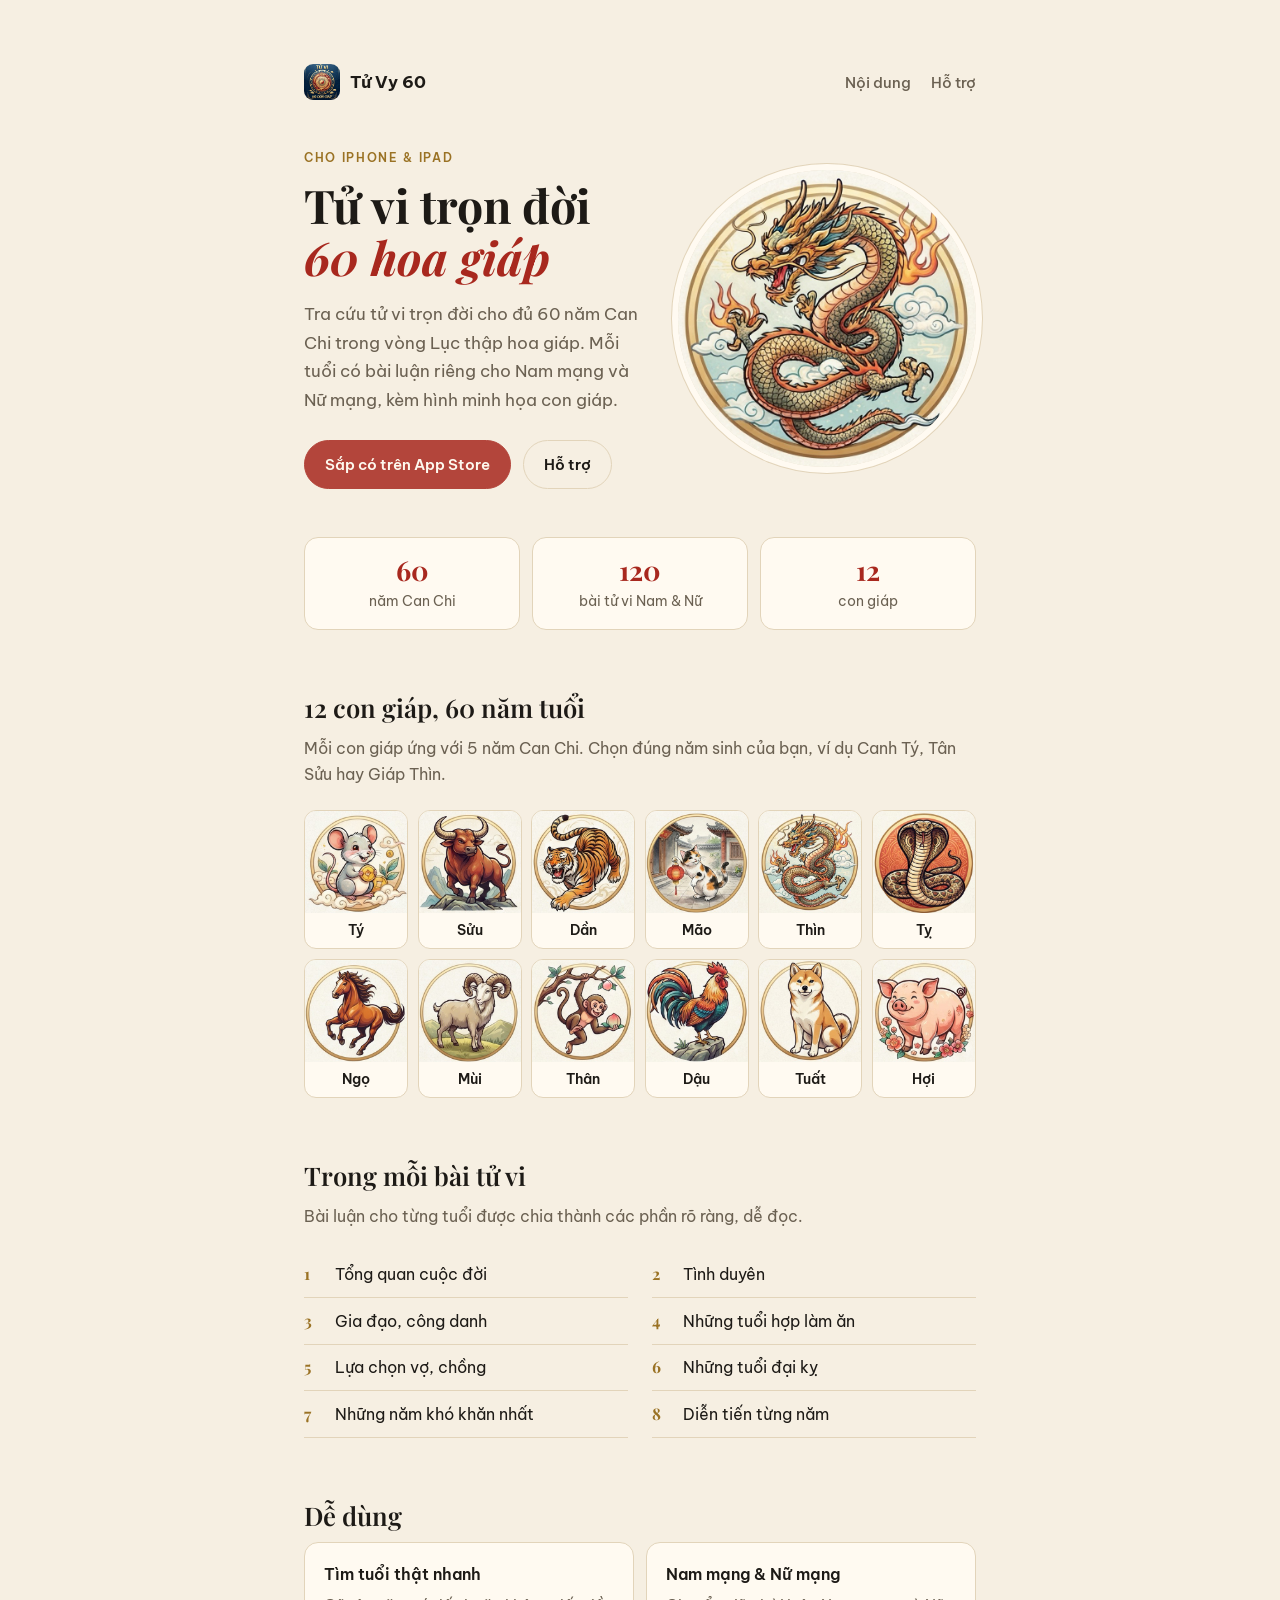
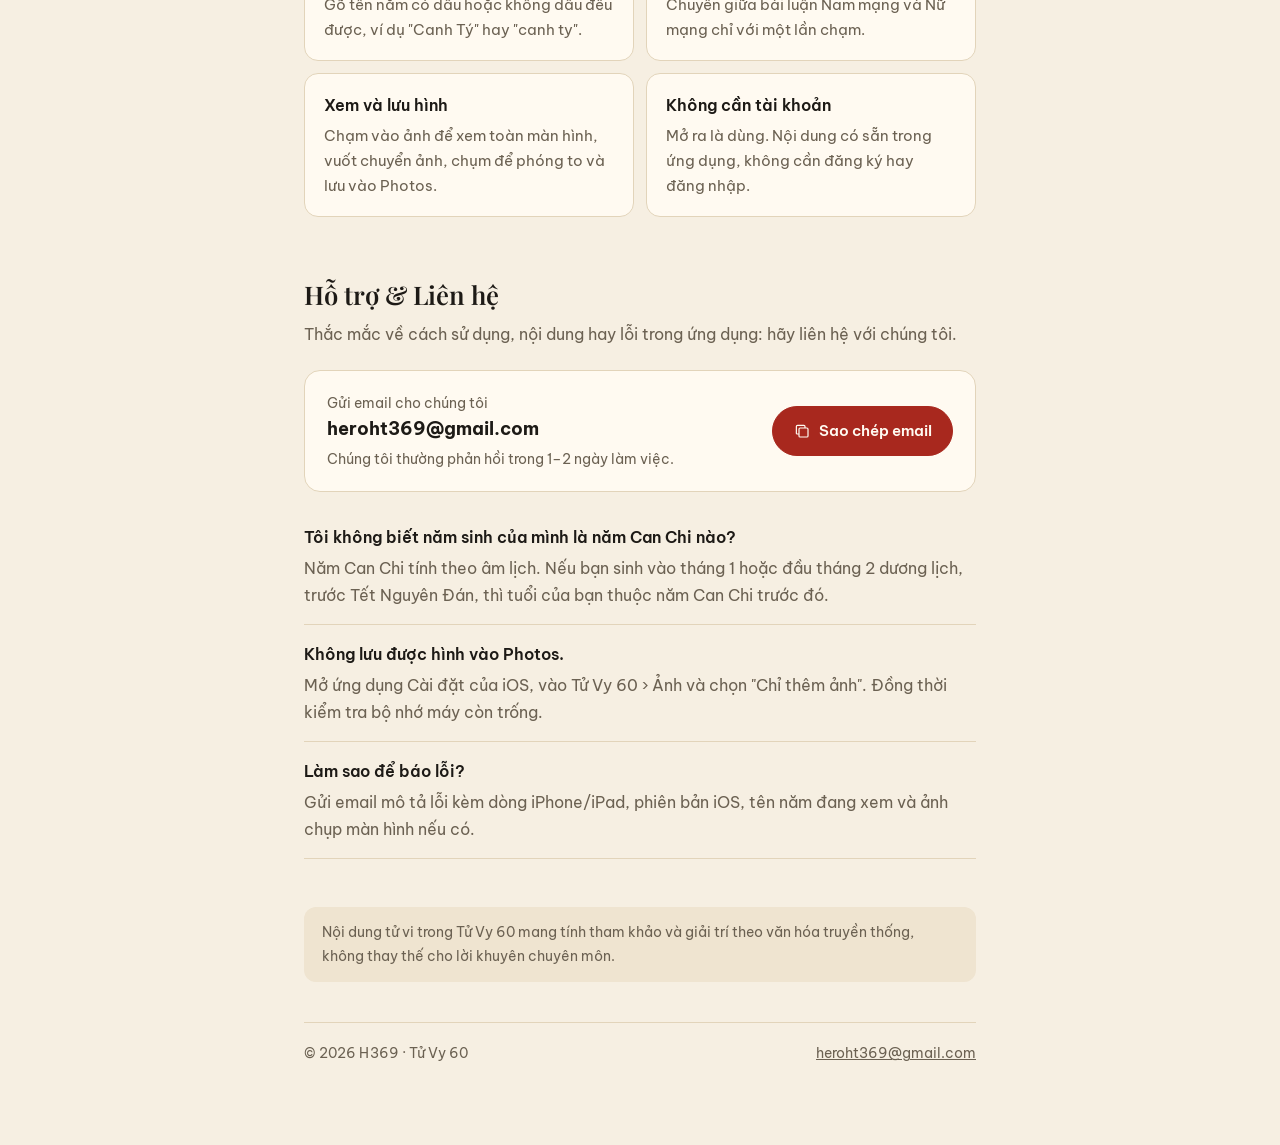
<file: index.html>
<!doctype html>
<html lang="vi">
<head>
<meta charset="utf-8">
<meta name="viewport" content="width=device-width,initial-scale=1">
<title>Tử Vy 60 - Tử vi trọn đời 60 hoa giáp</title>
<meta name="description" content="Tử Vy 60: tra cứu tử vi trọn đời cho 60 năm Can Chi (Lục thập hoa giáp), có riêng Nam mạng và Nữ mạng. Dành cho iPhone và iPad.">
<meta property="og:title" content="Tử Vy 60 - Tử vi trọn đời 60 hoa giáp">
<meta property="og:description" content="Tử vi trọn đời cho 60 năm Can Chi, riêng Nam mạng và Nữ mạng. Dành cho iPhone và iPad.">
<meta property="og:image" content="https://heroht369.github.io/tuvy60/assets/icon.png">
<meta property="og:type" content="website">
<meta name="theme-color" content="#f6efe2" media="(prefers-color-scheme: light)">
<meta name="theme-color" content="#0e1830" media="(prefers-color-scheme: dark)">
<link rel="icon" href="tuvy60/assets/icon.png">
<link rel="apple-touch-icon" href="tuvy60/assets/icon.png">
<link rel="preconnect" href="https://fonts.googleapis.com">
<link rel="preconnect" href="https://fonts.gstatic.com" crossorigin>
<link href="https://fonts.googleapis.com/css2?family=Be+Vietnam+Pro:wght@400;500;600;700&family=Playfair+Display:ital,wght@0,600;0,700;1,600&display=swap" rel="stylesheet">
<style>
  :root {
    --bg: #f6efe2;
    --surface: #fffaf1;
    --surface-sunken: #efe4d0;
    --text: #1d1a16;
    --text-muted: #6b6152;
    --accent: #a8281e;
    --accent-ink: #fffaf1;
    --gold: #9a7224;
    --border: #e2d4ba;
    --focus: #1f4fa8;
    --font-display: "Playfair Display", Georgia, "Times New Roman", serif;
    --font-body: "Be Vietnam Pro", -apple-system, BlinkMacSystemFont, "Segoe UI", sans-serif;
  }
  @media (prefers-color-scheme: dark) {
    :root {
      --bg: #0e1830;
      --surface: #15213d;
      --surface-sunken: #111b33;
      --text: #f1ead9;
      --text-muted: #a9b0c2;
      --accent: #e2a94a;
      --accent-ink: #1a1408;
      --gold: #e2a94a;
      --border: #26355a;
      --focus: #ff9a6b;
    }
  }

  * { box-sizing: border-box; }
  body {
    margin: 0;
    background: var(--bg);
    color: var(--text);
    font-family: var(--font-body);
    font-size: 16px;
    line-height: 1.65;
    -webkit-font-smoothing: antialiased;
  }
  a { color: var(--accent); }
  a:focus-visible, button:focus-visible { outline: 2px solid var(--focus); outline-offset: 3px; }
  img { max-width: 100%; display: block; }

  .page { max-width: 720px; margin: 0 auto; padding: 2.5rem 1.1rem 4rem; }
  @media (min-width: 600px) { .page { padding: 4rem 1.5rem 5rem; } }

  .masthead { display: flex; align-items: center; justify-content: space-between; gap: 1rem; margin-bottom: 3rem; }
  .brand { display: flex; align-items: center; gap: 0.65rem; text-decoration: none; color: var(--text); }
  .brand img { width: 36px; height: 36px; border-radius: 9px; }
  .wordmark { font-weight: 700; font-size: 1.05rem; }
  .masthead nav a { color: var(--text-muted); text-decoration: none; font-size: 0.92rem; font-weight: 500; margin-left: 1rem; }
  .masthead nav a:hover { color: var(--text); }

  .hero { display: grid; grid-template-columns: minmax(0, 1fr); gap: 2rem; align-items: center; }
  .hero > * { min-width: 0; }
  @media (min-width: 640px) { .hero { grid-template-columns: minmax(0, 1.15fr) minmax(0, 1fr); } }
  .eyebrow { font-size: 0.74rem; font-weight: 600; letter-spacing: 0.14em; text-transform: uppercase; color: var(--gold); margin: 0 0 0.8rem; }
  h1 { font-family: var(--font-display); font-weight: 700; font-size: clamp(2.1rem, 6vw, 2.9rem); line-height: 1.12; margin: 0 0 1rem; text-wrap: balance; }
  h1 em { font-style: italic; color: var(--accent); }
  .lede { font-size: 1.08rem; color: var(--text-muted); margin: 0 0 1.6rem; max-width: 34em; }
  .hero-art img { width: 100%; height: auto; max-width: 360px; margin: 0 auto; aspect-ratio: 1; object-fit: cover; border-radius: 50%; box-shadow: 0 0 0 6px var(--surface), 0 0 0 7px var(--border); }

  .actions { display: flex; flex-wrap: wrap; gap: 0.75rem; }
  .btn {
    display: inline-flex; align-items: center; gap: 0.5rem;
    background: var(--accent); color: var(--accent-ink);
    border: 1px solid var(--accent); border-radius: 999px;
    padding: 0.7rem 1.25rem; font: inherit; font-weight: 600; font-size: 0.95rem;
    text-decoration: none; cursor: pointer;
  }
  .btn.secondary { background: transparent; color: var(--text); border-color: var(--border); }
  .btn[aria-disabled="true"] { opacity: 0.85; cursor: default; }
  .btn svg { width: 18px; height: 18px; }

  .stats { display: grid; grid-template-columns: repeat(3, 1fr); gap: 0.75rem; margin: 3rem 0 0; }
  .stat { background: var(--surface); border: 1px solid var(--border); border-radius: 14px; padding: 1rem; text-align: center; }
  .stat b { display: block; font-family: var(--font-display); font-size: 1.7rem; line-height: 1.2; color: var(--accent); }
  .stat span { font-size: 0.85rem; color: var(--text-muted); }

  section { margin-top: 3.5rem; }
  h2 { font-family: var(--font-display); font-weight: 600; font-size: 1.6rem; margin: 0 0 0.4rem; }
  .section-lede { color: var(--text-muted); margin: 0 0 1.4rem; }
  h3 { font-size: 1rem; font-weight: 600; margin: 0 0 0.3rem; }

  .zodiac { list-style: none; padding: 0; margin: 0; display: grid; grid-template-columns: repeat(4, 1fr); gap: 0.6rem; }
  @media (min-width: 600px) { .zodiac { grid-template-columns: repeat(6, 1fr); } }
  .zodiac li { background: var(--surface); border: 1px solid var(--border); border-radius: 12px; overflow: hidden; text-align: center; }
  .zodiac img { width: 100%; height: auto; aspect-ratio: 1; object-fit: cover; }
  .zodiac span { display: block; font-size: 0.85rem; font-weight: 600; padding: 0.35rem 0 0.45rem; }

  .features { list-style: none; padding: 0; margin: 0; display: grid; gap: 0.75rem; }
  @media (min-width: 600px) { .features { grid-template-columns: 1fr 1fr; } }
  .features li { background: var(--surface); border: 1px solid var(--border); border-radius: 14px; padding: 1.1rem 1.2rem; }
  .features p { margin: 0; color: var(--text-muted); font-size: 0.95rem; }

  .chapters { counter-reset: ch; list-style: none; padding: 0; margin: 0; display: grid; column-gap: 1.5rem; }
  @media (min-width: 600px) { .chapters { grid-template-columns: 1fr 1fr; } }
  .chapters li { counter-increment: ch; display: flex; gap: 0.75rem; align-items: baseline; padding: 0.6rem 0; border-bottom: 1px solid var(--border); }
  .chapters li::before { content: counter(ch); font-family: var(--font-display); font-weight: 700; color: var(--gold); min-width: 1.2rem; }

  .contact-card { background: var(--surface); border: 1px solid var(--border); border-radius: 16px; padding: 1.3rem 1.4rem; margin-bottom: 1rem; display: flex; flex-wrap: wrap; gap: 1rem; align-items: center; justify-content: space-between; }
  .contact-card .label { margin: 0; font-size: 0.85rem; color: var(--text-muted); }
  .contact-card .email { font-weight: 700; font-size: 1.15rem; }
  .contact-card .email a { color: inherit; text-decoration: none; }
  .contact-card .response { margin: 0.2rem 0 0; font-size: 0.85rem; color: var(--text-muted); }

  .faq-item { padding: 1rem 0; border-bottom: 1px solid var(--border); }
  .faq-item p { margin: 0; color: var(--text-muted); }

  .note { font-size: 0.88rem; color: var(--text-muted); background: var(--surface-sunken); border-radius: 12px; padding: 0.9rem 1.1rem; margin-top: 3rem; }

  footer { margin-top: 2.5rem; padding-top: 1.2rem; border-top: 1px solid var(--border); display: flex; flex-wrap: wrap; justify-content: space-between; gap: 0.5rem; font-size: 0.85rem; color: var(--text-muted); }
  footer a { color: var(--text-muted); }
</style>
</head>
<body>

<div class="page">
  <header class="masthead">
    <a class="brand" href="./">
      <img src="tuvy60/assets/icon.png" alt="" width="36" height="36">
      <div class="wordmark">Tử Vy 60</div>
    </a>
    <nav>
      <a href="#noi-dung">Nội dung</a>
      <a href="#ho-tro">Hỗ trợ</a>
    </nav>
  </header>

  <div class="hero">
    <div>
      <p class="eyebrow">Cho iPhone &amp; iPad</p>
      <h1>Tử vi trọn đời <em>60 hoa giáp</em></h1>
      <p class="lede">Tra cứu tử vi trọn đời cho đủ 60 năm Can Chi trong vòng Lục thập hoa giáp. Mỗi tuổi có bài luận riêng cho Nam mạng và Nữ mạng, kèm hình minh họa con giáp.</p>
      <div class="actions">
        <!-- Khi app đã lên store, thay bằng:
             <a class="btn" href="https://apps.apple.com/app/idXXXXXXXXXX">Tải trên App Store</a> -->
        <span class="btn" aria-disabled="true">Sắp có trên App Store</span>
        <a class="btn secondary" href="#ho-tro">Hỗ trợ</a>
      </div>
    </div>
    <div class="hero-art">
      <img src="tuvy60/assets/hero.jpg" width="720" height="720" alt="Tranh minh họa rồng, con giáp tuổi Thìn">
    </div>
  </div>

  <div class="stats">
    <div class="stat"><b>60</b><span>năm Can Chi</span></div>
    <div class="stat"><b>120</b><span>bài tử vi Nam &amp; Nữ</span></div>
    <div class="stat"><b>12</b><span>con giáp</span></div>
  </div>

  <section id="noi-dung">
    <h2>12 con giáp, 60 năm tuổi</h2>
    <p class="section-lede">Mỗi con giáp ứng với 5 năm Can Chi. Chọn đúng năm sinh của bạn, ví dụ Canh Tý, Tân Sửu hay Giáp Thìn.</p>
    <ul class="zodiac">
      <li><img src="tuvy60/assets/1_ty.jpg" alt="" loading="lazy" width="320" height="320"><span>Tý</span></li>
      <li><img src="tuvy60/assets/2_suu.jpg" alt="" loading="lazy" width="320" height="320"><span>Sửu</span></li>
      <li><img src="tuvy60/assets/3_dan.jpg" alt="" loading="lazy" width="320" height="320"><span>Dần</span></li>
      <li><img src="tuvy60/assets/4_mao.jpg" alt="" loading="lazy" width="320" height="320"><span>Mão</span></li>
      <li><img src="tuvy60/assets/5_thin.jpg" alt="" loading="lazy" width="320" height="320"><span>Thìn</span></li>
      <li><img src="tuvy60/assets/6_ty.jpg" alt="" loading="lazy" width="320" height="320"><span>Tỵ</span></li>
      <li><img src="tuvy60/assets/7_ngo.jpg" alt="" loading="lazy" width="320" height="320"><span>Ngọ</span></li>
      <li><img src="tuvy60/assets/8_mui.jpg" alt="" loading="lazy" width="320" height="320"><span>Mùi</span></li>
      <li><img src="tuvy60/assets/9_than.jpg" alt="" loading="lazy" width="320" height="320"><span>Thân</span></li>
      <li><img src="tuvy60/assets/10_dau.jpg" alt="" loading="lazy" width="320" height="320"><span>Dậu</span></li>
      <li><img src="tuvy60/assets/11_tuat.jpg" alt="" loading="lazy" width="320" height="320"><span>Tuất</span></li>
      <li><img src="tuvy60/assets/12_hoi.jpg" alt="" loading="lazy" width="320" height="320"><span>Hợi</span></li>
    </ul>
  </section>

  <section>
    <h2>Trong mỗi bài tử vi</h2>
    <p class="section-lede">Bài luận cho từng tuổi được chia thành các phần rõ ràng, dễ đọc.</p>
    <ol class="chapters">
      <li>Tổng quan cuộc đời</li>
      <li>Tình duyên</li>
      <li>Gia đạo, công danh</li>
      <li>Những tuổi hợp làm ăn</li>
      <li>Lựa chọn vợ, chồng</li>
      <li>Những tuổi đại kỵ</li>
      <li>Những năm khó khăn nhất</li>
      <li>Diễn tiến từng năm</li>
    </ol>
  </section>

  <section>
    <h2>Dễ dùng</h2>
    <ul class="features">
      <li>
        <h3>Tìm tuổi thật nhanh</h3>
        <p>Gõ tên năm có dấu hoặc không dấu đều được, ví dụ "Canh Tý" hay "canh ty".</p>
      </li>
      <li>
        <h3>Nam mạng &amp; Nữ mạng</h3>
        <p>Chuyển giữa bài luận Nam mạng và Nữ mạng chỉ với một lần chạm.</p>
      </li>
      <li>
        <h3>Xem và lưu hình</h3>
        <p>Chạm vào ảnh để xem toàn màn hình, vuốt chuyển ảnh, chụm để phóng to và lưu vào Photos.</p>
      </li>
      <li>
        <h3>Không cần tài khoản</h3>
        <p>Mở ra là dùng. Nội dung có sẵn trong ứng dụng, không cần đăng ký hay đăng nhập.</p>
      </li>
    </ul>
  </section>

  <section id="ho-tro">
    <h2>Hỗ trợ &amp; Liên hệ</h2>
    <p class="section-lede">Thắc mắc về cách sử dụng, nội dung hay lỗi trong ứng dụng: hãy liên hệ với chúng tôi.</p>
    <div class="contact-card">
      <div>
        <p class="label">Gửi email cho chúng tôi</p>
        <div class="email"><a href="mailto:heroht369@gmail.com?subject=H%E1%BB%97%20tr%E1%BB%A3%20T%E1%BB%AD%20Vy%2060">heroht369@gmail.com</a></div>
        <p class="response">Chúng tôi thường phản hồi trong 1–2 ngày làm việc.</p>
      </div>
      <button class="btn" type="button" onclick="copyEmail(this)">
        <svg viewBox="0 0 24 24" fill="none" aria-hidden="true"><rect x="8" y="8" width="12" height="12" rx="1.5" stroke="currentColor" stroke-width="1.6"/><path d="M16 8V6a1.5 1.5 0 0 0-1.5-1.5H6A1.5 1.5 0 0 0 4.5 6v8A1.5 1.5 0 0 0 6 16h2" stroke="currentColor" stroke-width="1.6"/></svg>
        <span class="copy-label">Sao chép email</span>
      </button>
    </div>

    <div class="faq-item">
      <h3>Tôi không biết năm sinh của mình là năm Can Chi nào?</h3>
      <p>Năm Can Chi tính theo âm lịch. Nếu bạn sinh vào tháng 1 hoặc đầu tháng 2 dương lịch, trước Tết Nguyên Đán, thì tuổi của bạn thuộc năm Can Chi trước đó.</p>
    </div>
    <div class="faq-item">
      <h3>Không lưu được hình vào Photos.</h3>
      <p>Mở ứng dụng Cài đặt của iOS, vào Tử Vy 60 › Ảnh và chọn "Chỉ thêm ảnh". Đồng thời kiểm tra bộ nhớ máy còn trống.</p>
    </div>
    <div class="faq-item">
      <h3>Làm sao để báo lỗi?</h3>
      <p>Gửi email mô tả lỗi kèm dòng iPhone/iPad, phiên bản iOS, tên năm đang xem và ảnh chụp màn hình nếu có.</p>
    </div>
  </section>

  <p class="note">Nội dung tử vi trong Tử Vy 60 mang tính tham khảo và giải trí theo văn hóa truyền thống, không thay thế cho lời khuyên chuyên môn.</p>

  <footer>
    <span>© 2026 H369 · Tử Vy 60</span>
    <span><a href="mailto:heroht369@gmail.com">heroht369@gmail.com</a></span>
  </footer>
</div>

<script>
  function copyEmail(button) {
    var email = "heroht369@gmail.com";
    var label = button.querySelector(".copy-label");
    var fallback = function () {
      var ta = document.createElement("textarea");
      ta.value = email;
      ta.style.position = "fixed";
      ta.style.opacity = "0";
      document.body.appendChild(ta);
      ta.select();
      try { document.execCommand("copy"); } catch (e) {}
      document.body.removeChild(ta);
    };
    if (navigator.clipboard && navigator.clipboard.writeText) {
      navigator.clipboard.writeText(email).catch(fallback);
    } else {
      fallback();
    }
    label.textContent = "Đã sao chép!";
    setTimeout(function () { label.textContent = "Sao chép email"; }, 1800);
  }
</script>

</body>
</html>
</file>
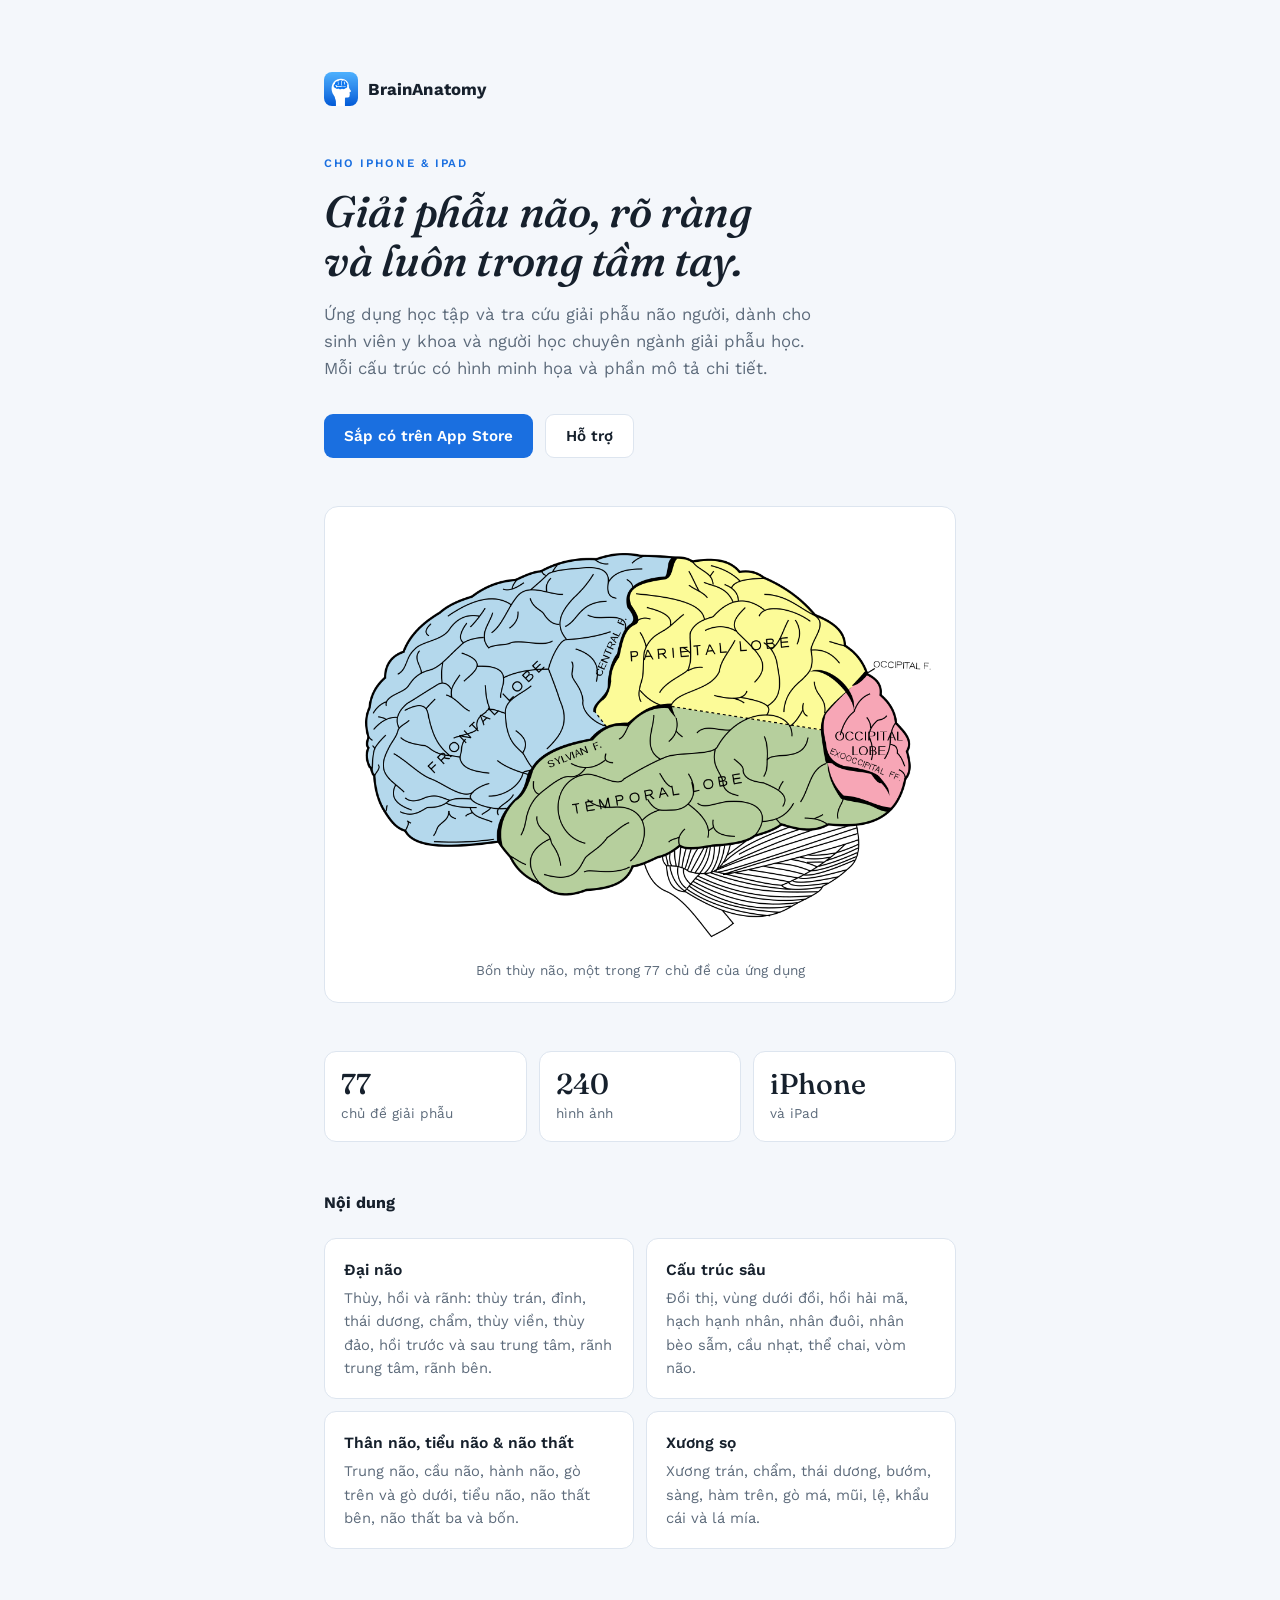
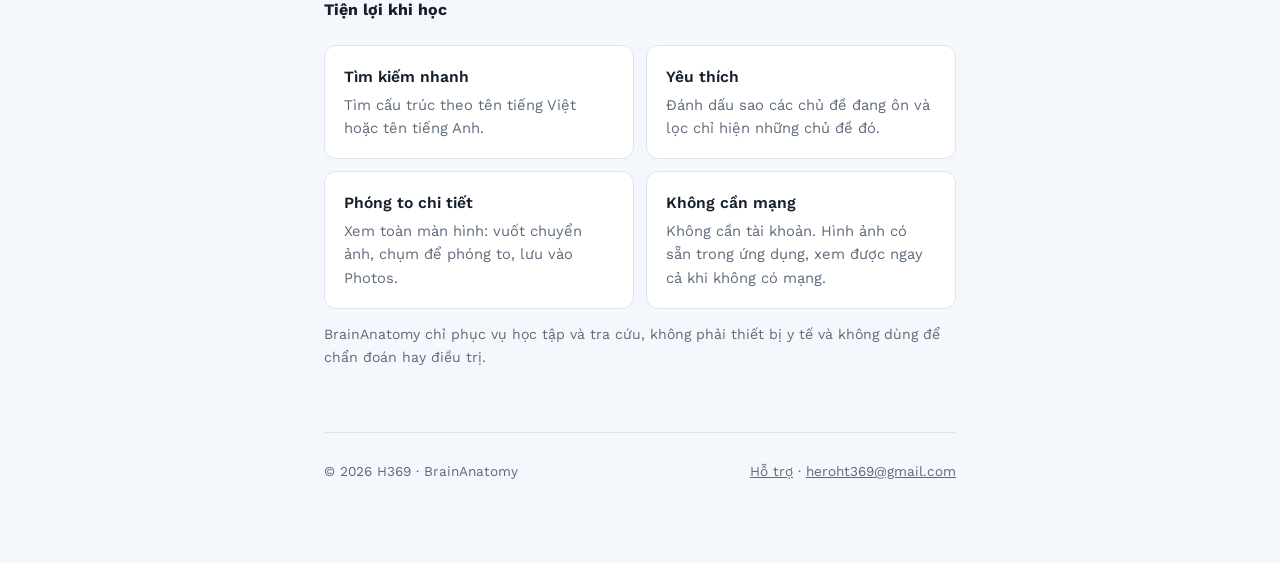
<file: brainanatomy/index.html>
<!doctype html>
<html lang="vi">
<head>
<meta charset="utf-8">
<meta name="viewport" content="width=device-width,initial-scale=1">
<title>BrainAnatomy - Giải phẫu não cho sinh viên y khoa</title>
<meta name="description" content="Học tập và tra cứu giải phẫu não người: 77 cấu trúc, 240 hình ảnh, mô tả chi tiết. Dành cho iPhone và iPad.">
<meta property="og:title" content="BrainAnatomy">
<meta property="og:description" content="Ứng dụng tra cứu giải phẫu não cho sinh viên y khoa: 77 cấu trúc, 240 hình ảnh.">
<meta property="og:image" content="https://heroht369.github.io/brainanatomy/assets/icon.png">
<link rel="icon" href="assets/icon.png">
<link rel="apple-touch-icon" href="assets/icon.png">
<link rel="preconnect" href="https://fonts.googleapis.com">
<link rel="preconnect" href="https://fonts.gstatic.com" crossorigin>
<link href="https://fonts.googleapis.com/css2?family=Fraunces:ital,opsz,wght@0,9..144,400;0,9..144,500;1,9..144,500;1,9..144,600&family=Work+Sans:wght@400;500;600;700&display=swap" rel="stylesheet">
<link rel="stylesheet" href="style.css">
</head>
<body>

<div class="page">
  <header class="masthead">
    <a class="brand" href="./">
      <img src="assets/icon.png" alt="" width="34" height="34">
      <div class="wordmark">BrainAnatomy</div>
    </a>
  </header>

  <p class="eyebrow">Cho iPhone &amp; iPad</p>
  <h1>Giải phẫu não, rõ ràng và luôn trong tầm tay.</h1>
  <p class="lede">Ứng dụng học tập và tra cứu giải phẫu não người, dành cho sinh viên y khoa và người học chuyên ngành giải phẫu học. Mỗi cấu trúc có hình minh họa và phần mô tả chi tiết.</p>

  <div class="actions">
    <!-- Khi app đã lên store, thay bằng:
         <a class="btn" href="https://apps.apple.com/app/idXXXXXXXXXX">Tải trên App Store</a> -->
    <span class="btn" aria-disabled="true">Sắp có trên App Store</span>
    <a class="btn secondary" href="../">Hỗ trợ</a>
  </div>

  <figure class="hero">
    <img src="assets/four-lobes.png" width="1000" height="714"
         alt="Mặt ngoài bán cầu đại não với thùy trán, thùy đỉnh, thùy thái dương và thùy chẩm">
    <figcaption>Bốn thùy não, một trong 77 chủ đề của ứng dụng</figcaption>
  </figure>

  <div class="stats">
    <div class="stat"><b>77</b><span>chủ đề giải phẫu</span></div>
    <div class="stat"><b>240</b><span>hình ảnh</span></div>
    <div class="stat"><b>iPhone</b><span>và iPad</span></div>
  </div>

  <section>
    <h2>Nội dung</h2>
    <ul class="features">
      <li>
        <h3>Đại não</h3>
        <p>Thùy, hồi và rãnh: thùy trán, đỉnh, thái dương, chẩm, thùy viền, thùy đảo, hồi trước và sau trung tâm, rãnh trung tâm, rãnh bên.</p>
      </li>
      <li>
        <h3>Cấu trúc sâu</h3>
        <p>Đồi thị, vùng dưới đồi, hồi hải mã, hạch hạnh nhân, nhân đuôi, nhân bèo sẫm, cầu nhạt, thể chai, vòm não.</p>
      </li>
      <li>
        <h3>Thân não, tiểu não &amp; não thất</h3>
        <p>Trung não, cầu não, hành não, gò trên và gò dưới, tiểu não, não thất bên, não thất ba và bốn.</p>
      </li>
      <li>
        <h3>Xương sọ</h3>
        <p>Xương trán, chẩm, thái dương, bướm, sàng, hàm trên, gò má, mũi, lệ, khẩu cái và lá mía.</p>
      </li>
    </ul>
  </section>

  <section>
    <h2>Tiện lợi khi học</h2>
    <ul class="features">
      <li>
        <h3>Tìm kiếm nhanh</h3>
        <p>Tìm cấu trúc theo tên tiếng Việt hoặc tên tiếng Anh.</p>
      </li>
      <li>
        <h3>Yêu thích</h3>
        <p>Đánh dấu sao các chủ đề đang ôn và lọc chỉ hiện những chủ đề đó.</p>
      </li>
      <li>
        <h3>Phóng to chi tiết</h3>
        <p>Xem toàn màn hình: vuốt chuyển ảnh, chụm để phóng to, lưu vào Photos.</p>
      </li>
      <li>
        <h3>Không cần mạng</h3>
        <p>Không cần tài khoản. Hình ảnh có sẵn trong ứng dụng, xem được ngay cả khi không có mạng.</p>
      </li>
    </ul>
  </section>

  <p class="note">BrainAnatomy chỉ phục vụ học tập và tra cứu, không phải thiết bị y tế và không dùng để chẩn đoán hay điều trị.</p>

  <footer>
    <span>© 2026 H369 · BrainAnatomy</span>
    <span><a href="../">Hỗ trợ</a> · <a href="mailto:heroht369@gmail.com">heroht369@gmail.com</a></span>
  </footer>
</div>

</body>
</html>
</file>
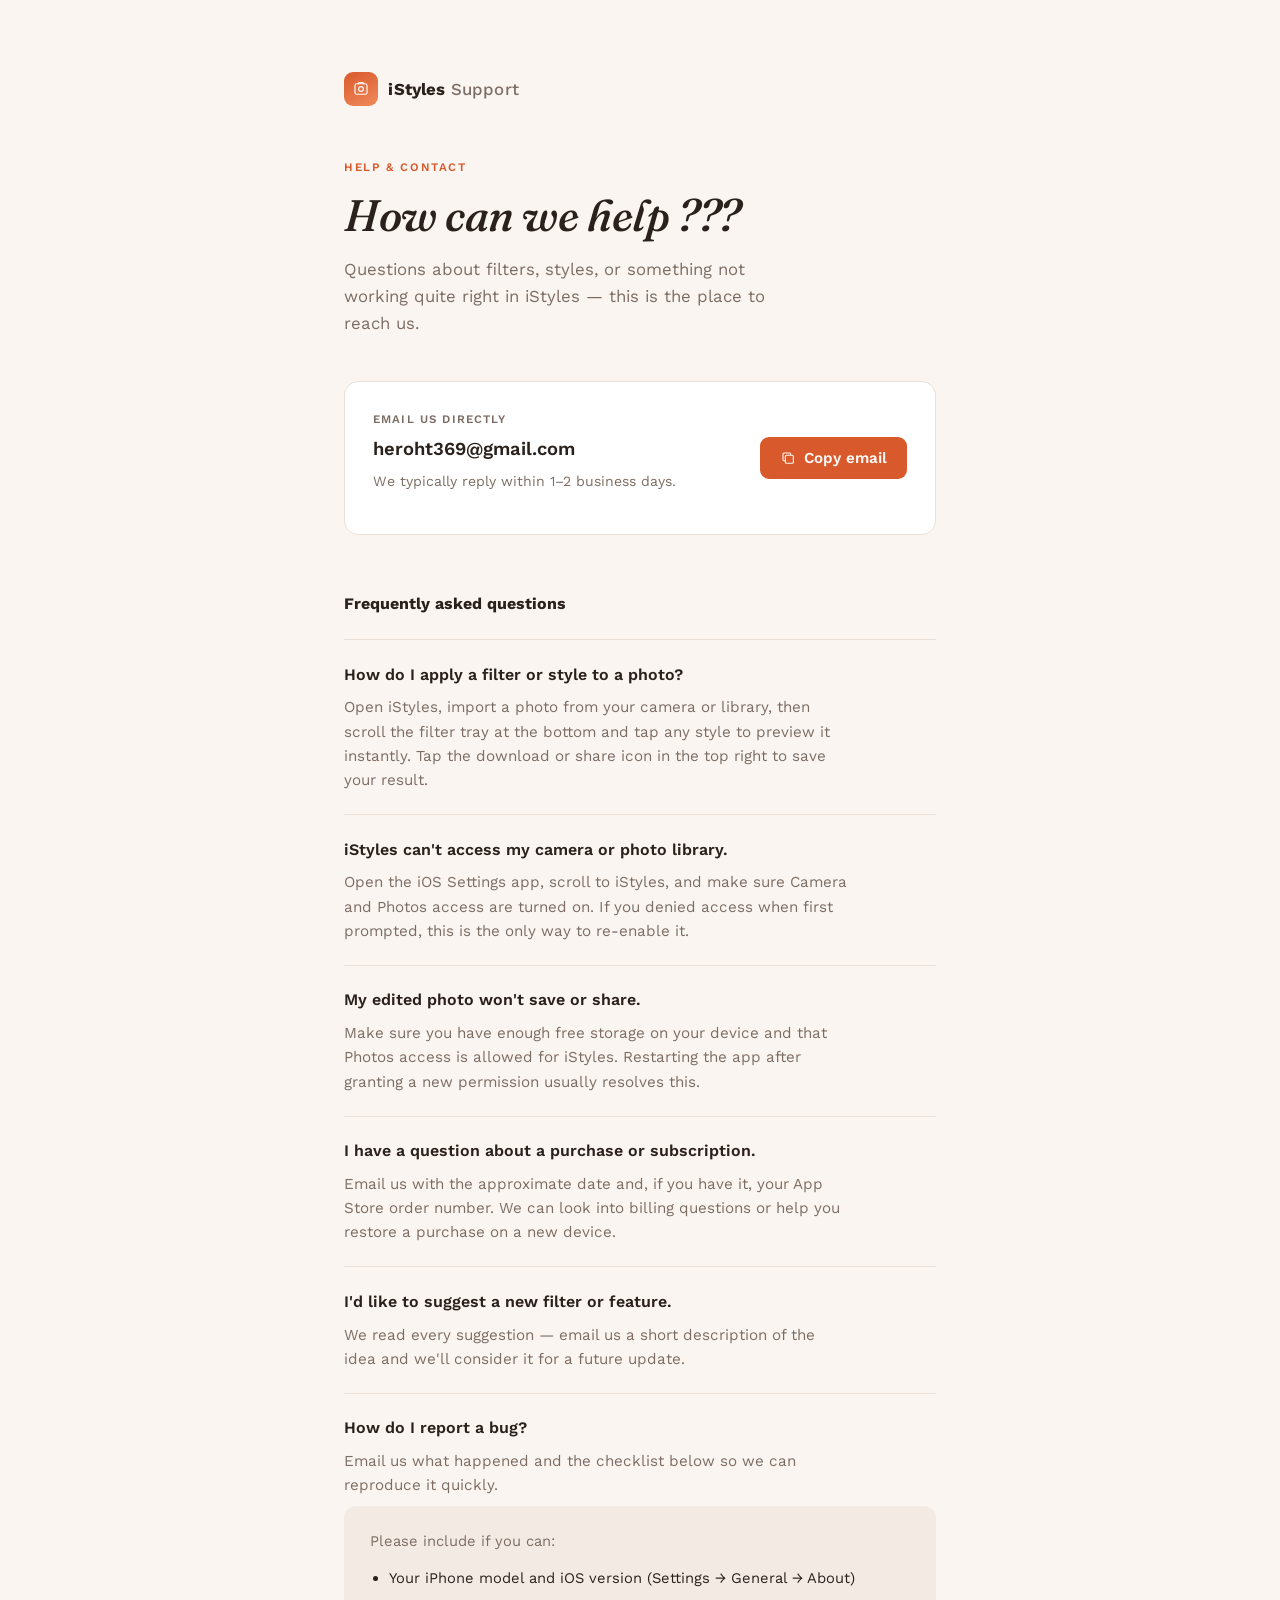
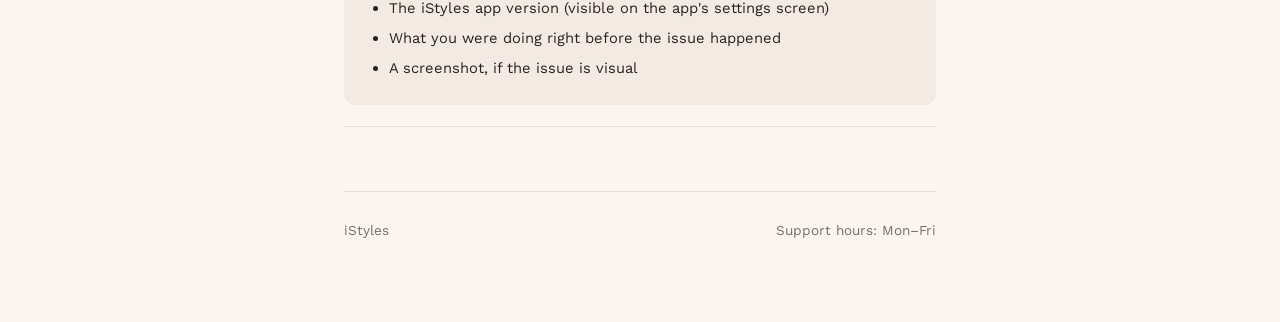
<file: istyles/index.html>
<!doctype html>
<html lang="en">
<head>
<meta charset="utf-8">
<meta name="viewport" content="width=device-width,initial-scale=1">
<title>iStyles - Support</title>
<link rel="preconnect" href="https://fonts.googleapis.com">
<link rel="preconnect" href="https://fonts.gstatic.com" crossorigin>
<link href="https://fonts.googleapis.com/css2?family=Fraunces:ital,opsz,wght@0,9..144,400;0,9..144,500;1,9..144,500;1,9..144,600&family=Work+Sans:wght@400;500;600;700&display=swap" rel="stylesheet">
<style>
  :root {
    --bg: #faf5f0;
    --surface: #ffffff;
    --surface-sunken: #f3ebe3;
    --text: #2a211c;
    --text-muted: #7c6d64;
    --accent: #d85a2c;
    --accent-ink: #fff8f4;
    --border: #eae0d8;
    --focus: #1c63d6;

    --font-display: "Fraunces", Georgia, "Times New Roman", serif;
    --font-body: "Work Sans", -apple-system, BlinkMacSystemFont, "Segoe UI", sans-serif;
  }

  @media (prefers-color-scheme: dark) {
    :root:not([data-theme="light"]) {
      --bg: #17110d;
      --surface: #211811;
      --surface-sunken: #1c140f;
      --text: #f5eae2;
      --text-muted: #b3a196;
      --accent: #ff7d49;
      --accent-ink: #1b0f09;
      --border: #362920;
      --focus: #7fb0ff;
    }
  }

  :root[data-theme="dark"] {
    --bg: #17110d;
    --surface: #211811;
    --surface-sunken: #1c140f;
    --text: #f5eae2;
    --text-muted: #b3a196;
    --accent: #ff7d49;
    --accent-ink: #1b0f09;
    --border: #362920;
    --focus: #7fb0ff;
  }

  * { box-sizing: border-box; }

  body {
    margin: 0;
    background: var(--bg);
    color: var(--text);
    font-family: var(--font-body);
    font-size: 16px;
    line-height: 1.6;
    -webkit-font-smoothing: antialiased;
  }

  a { color: inherit; }
  a:focus-visible, button:focus-visible {
    outline: 2px solid var(--focus);
    outline-offset: 3px;
  }

  .page {
    max-width: 640px;
    margin: 0 auto;
    padding: 4.5rem 1.5rem 5rem;
  }

  header.masthead {
    display: flex;
    align-items: center;
    gap: 0.65rem;
    margin-bottom: 3.25rem;
  }

  .mark {
    width: 34px;
    height: 34px;
    border-radius: 9px;
    background: linear-gradient(155deg, var(--accent), #f0895b);
    flex-shrink: 0;
    display: flex;
    align-items: center;
    justify-content: center;
  }
  .mark svg { width: 18px; height: 18px; }

  .wordmark {
    font-family: var(--font-body);
    font-weight: 700;
    font-size: 1.05rem;
    letter-spacing: 0.01em;
  }
  .wordmark span { color: var(--text-muted); font-weight: 500; }

  .eyebrow {
    font-size: 0.72rem;
    font-weight: 600;
    letter-spacing: 0.14em;
    text-transform: uppercase;
    color: var(--accent);
    margin: 0 0 0.9rem;
  }

  h1 {
    font-family: var(--font-display);
    font-style: italic;
    font-weight: 500;
    font-size: clamp(2.1rem, 5vw, 2.75rem);
    line-height: 1.12;
    margin: 0 0 1rem;
    text-wrap: balance;
    letter-spacing: -0.01em;
  }

  .lede {
    font-size: 1.05rem;
    color: var(--text-muted);
    max-width: 46ch;
    margin: 0 0 2.75rem;
  }

  .contact-card {
    background: var(--surface);
    border: 1px solid var(--border);
    border-radius: 14px;
    padding: 1.75rem;
    margin-bottom: 3.5rem;
    display: flex;
    flex-wrap: wrap;
    align-items: center;
    justify-content: space-between;
    gap: 1.25rem;
  }

  .contact-card .label {
    font-size: 0.72rem;
    font-weight: 600;
    letter-spacing: 0.1em;
    text-transform: uppercase;
    color: var(--text-muted);
    margin: 0 0 0.35rem;
  }

  .contact-card .email {
    font-family: var(--font-body);
    font-weight: 600;
    font-size: 1.15rem;
    word-break: break-all;
  }

  .contact-card .response {
    font-size: 0.88rem;
    color: var(--text-muted);
    margin-top: 0.4rem;
  }

  .btn {
    display: inline-flex;
    align-items: center;
    gap: 0.5rem;
    background: var(--accent);
    color: var(--accent-ink);
    font-family: var(--font-body);
    font-weight: 600;
    font-size: 0.95rem;
    text-decoration: none;
    padding: 0.75rem 1.25rem;
    border-radius: 9px;
    white-space: nowrap;
    transition: opacity 0.15s ease;
    border: none;
    cursor: pointer;
  }
  .btn:hover { opacity: 0.88; }
  .btn svg { width: 16px; height: 16px; }

  section + section { margin-top: 3rem; }

  h2 {
    font-family: var(--font-body);
    font-weight: 700;
    font-size: 1rem;
    margin: 0 0 1.4rem;
  }

  .faq-item {
    border-top: 1px solid var(--border);
    padding: 1.35rem 0;
  }
  .faq-item:last-child { border-bottom: 1px solid var(--border); }

  .faq-item h3 {
    font-family: var(--font-body);
    font-weight: 600;
    font-size: 1rem;
    margin: 0 0 0.5rem;
  }

  .faq-item p {
    margin: 0;
    color: var(--text-muted);
    font-size: 0.95rem;
    max-width: 56ch;
  }

  .checklist {
    background: var(--surface-sunken);
    border-radius: 12px;
    padding: 1.5rem 1.65rem;
    margin-top: 0.5rem;
  }
  .checklist p {
    margin: 0 0 0.9rem;
    font-size: 0.92rem;
    color: var(--text-muted);
  }
  .checklist ul {
    margin: 0;
    padding-left: 1.15rem;
    font-size: 0.92rem;
  }
  .checklist li { margin-bottom: 0.4rem; }
  .checklist li:last-child { margin-bottom: 0; }

  footer {
    margin-top: 4rem;
    padding-top: 1.75rem;
    border-top: 1px solid var(--border);
    font-size: 0.85rem;
    color: var(--text-muted);
    display: flex;
    justify-content: space-between;
    flex-wrap: wrap;
    gap: 0.5rem;
  }

  @media (max-width: 420px) {
    .contact-card { flex-direction: column; align-items: flex-start; }
    .btn { width: 100%; justify-content: center; }
  }
</style>
</head>
<body>

<div class="page">
  <header class="masthead">
    <div class="mark" aria-hidden="true">
      <svg viewBox="0 0 24 24" fill="none" xmlns="http://www.w3.org/2000/svg">
        <path d="M4 7.5C4 6.12 5.12 5 6.5 5h11C18.88 5 20 6.12 20 7.5v9c0 1.38-1.12 2.5-2.5 2.5h-11C5.12 19 4 17.88 4 16.5v-9Z" stroke="#fff8f4" stroke-width="1.6"/>
        <circle cx="12" cy="12" r="3.2" stroke="#fff8f4" stroke-width="1.6"/>
        <path d="M8.2 5 9.3 3.3h5.4L15.8 5" stroke="#fff8f4" stroke-width="1.6" stroke-linecap="round" stroke-linejoin="round"/>
      </svg>
    </div>
    <div class="wordmark">iStyles <span>Support</span></div>
  </header>

  <p class="eyebrow">Help &amp; Contact</p>
  <h1>How can we help ???</h1>
  <p class="lede">Questions about filters, styles, or something not working quite right in iStyles — this is the place to reach us.</p>

  <div class="contact-card">
    <div>
      <p class="label">Email us directly</p>
      <div class="email">heroht369@gmail.com</div>
      <p class="response">We typically reply within 1–2 business days.</p>
    </div>
    <button class="btn" type="button" id="copy-email" onclick="copyEmail()">
      <svg viewBox="0 0 24 24" fill="none" xmlns="http://www.w3.org/2000/svg"><rect x="8" y="8" width="12" height="12" rx="1.5" stroke="currentColor" stroke-width="1.6"/><path d="M16 8V6a1.5 1.5 0 0 0-1.5-1.5H6A1.5 1.5 0 0 0 4.5 6v8A1.5 1.5 0 0 0 6 16h2" stroke="currentColor" stroke-width="1.6"/></svg>
      <span id="copy-label">Copy email</span>
    </button>
  </div>

  <section>
    <h2>Frequently asked questions</h2>

    <div class="faq-item">
      <h3>How do I apply a filter or style to a photo?</h3>
      <p>Open iStyles, import a photo from your camera or library, then scroll the filter tray at the bottom and tap any style to preview it instantly. Tap the download or share icon in the top right to save your result.</p>
    </div>

    <div class="faq-item">
      <h3>iStyles can't access my camera or photo library.</h3>
      <p>Open the iOS Settings app, scroll to iStyles, and make sure Camera and Photos access are turned on. If you denied access when first prompted, this is the only way to re-enable it.</p>
    </div>

    <div class="faq-item">
      <h3>My edited photo won't save or share.</h3>
      <p>Make sure you have enough free storage on your device and that Photos access is allowed for iStyles. Restarting the app after granting a new permission usually resolves this.</p>
    </div>

    <div class="faq-item">
      <h3>I have a question about a purchase or subscription.</h3>
      <p>Email us with the approximate date and, if you have it, your App Store order number. We can look into billing questions or help you restore a purchase on a new device.</p>
    </div>

    <div class="faq-item">
      <h3>I'd like to suggest a new filter or feature.</h3>
      <p>We read every suggestion — email us a short description of the idea and we'll consider it for a future update.</p>
    </div>

    <div class="faq-item">
      <h3>How do I report a bug?</h3>
      <p>Email us what happened and the checklist below so we can reproduce it quickly.</p>
      <div class="checklist">
        <p>Please include if you can:</p>
        <ul>
          <li>Your iPhone model and iOS version (Settings → General → About)</li>
          <li>The iStyles app version (visible on the app's settings screen)</li>
          <li>What you were doing right before the issue happened</li>
          <li>A screenshot, if the issue is visual</li>
        </ul>
      </div>
    </div>
  </section>

  <footer>
    <span>iStyles</span>
    <span>Support hours: Mon–Fri</span>
  </footer>
</div>

<script>
  function copyEmail() {
    var email = "heroht369@gmail.com";
    var label = document.getElementById("copy-label");
    var reset = function () {
      setTimeout(function () { label.textContent = "Copy email"; }, 1800);
    };
    var fallback = function () {
      var ta = document.createElement("textarea");
      ta.value = email;
      ta.style.position = "fixed";
      ta.style.opacity = "0";
      document.body.appendChild(ta);
      ta.select();
      try { document.execCommand("copy"); } catch (e) {}
      document.body.removeChild(ta);
    };
    if (navigator.clipboard && navigator.clipboard.writeText) {
      navigator.clipboard.writeText(email).catch(fallback);
    } else {
      fallback();
    }
    label.textContent = "Copied!";
    reset();
  }
</script>

</body>
</html>
</file>
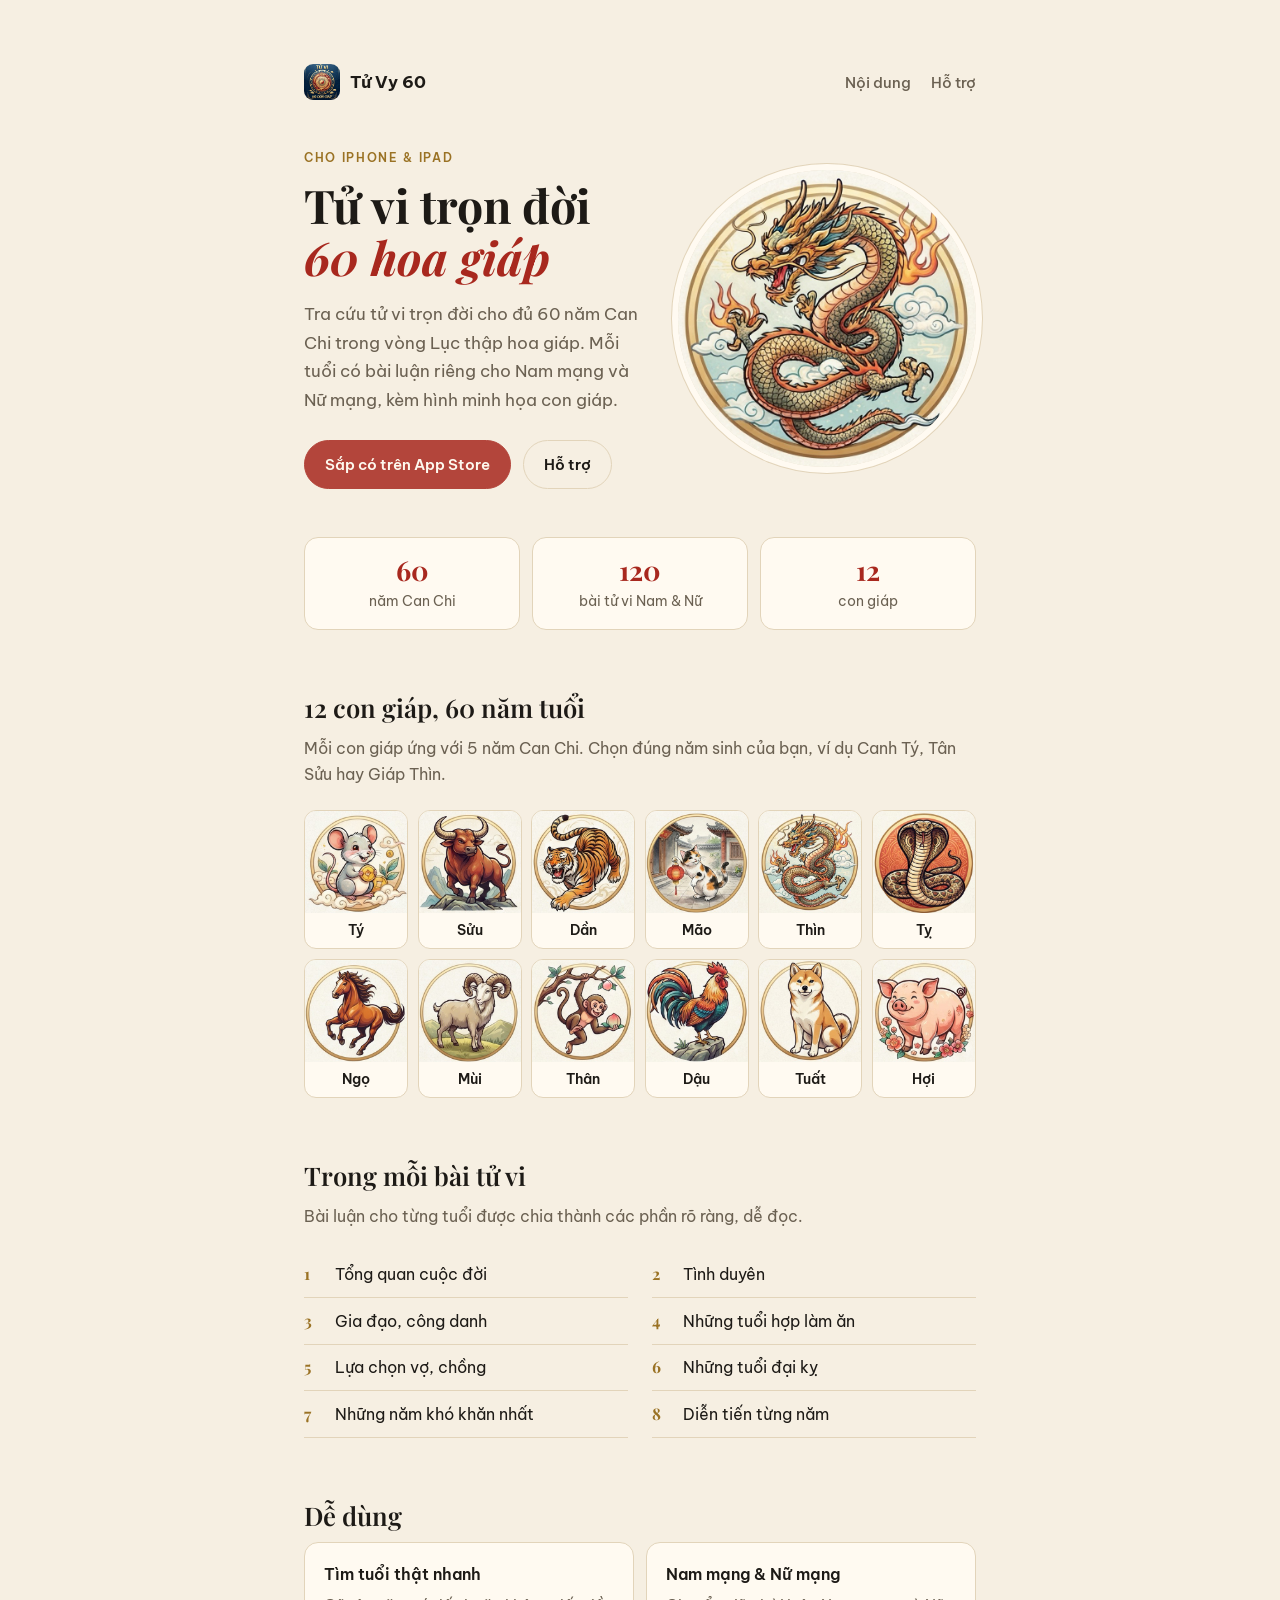
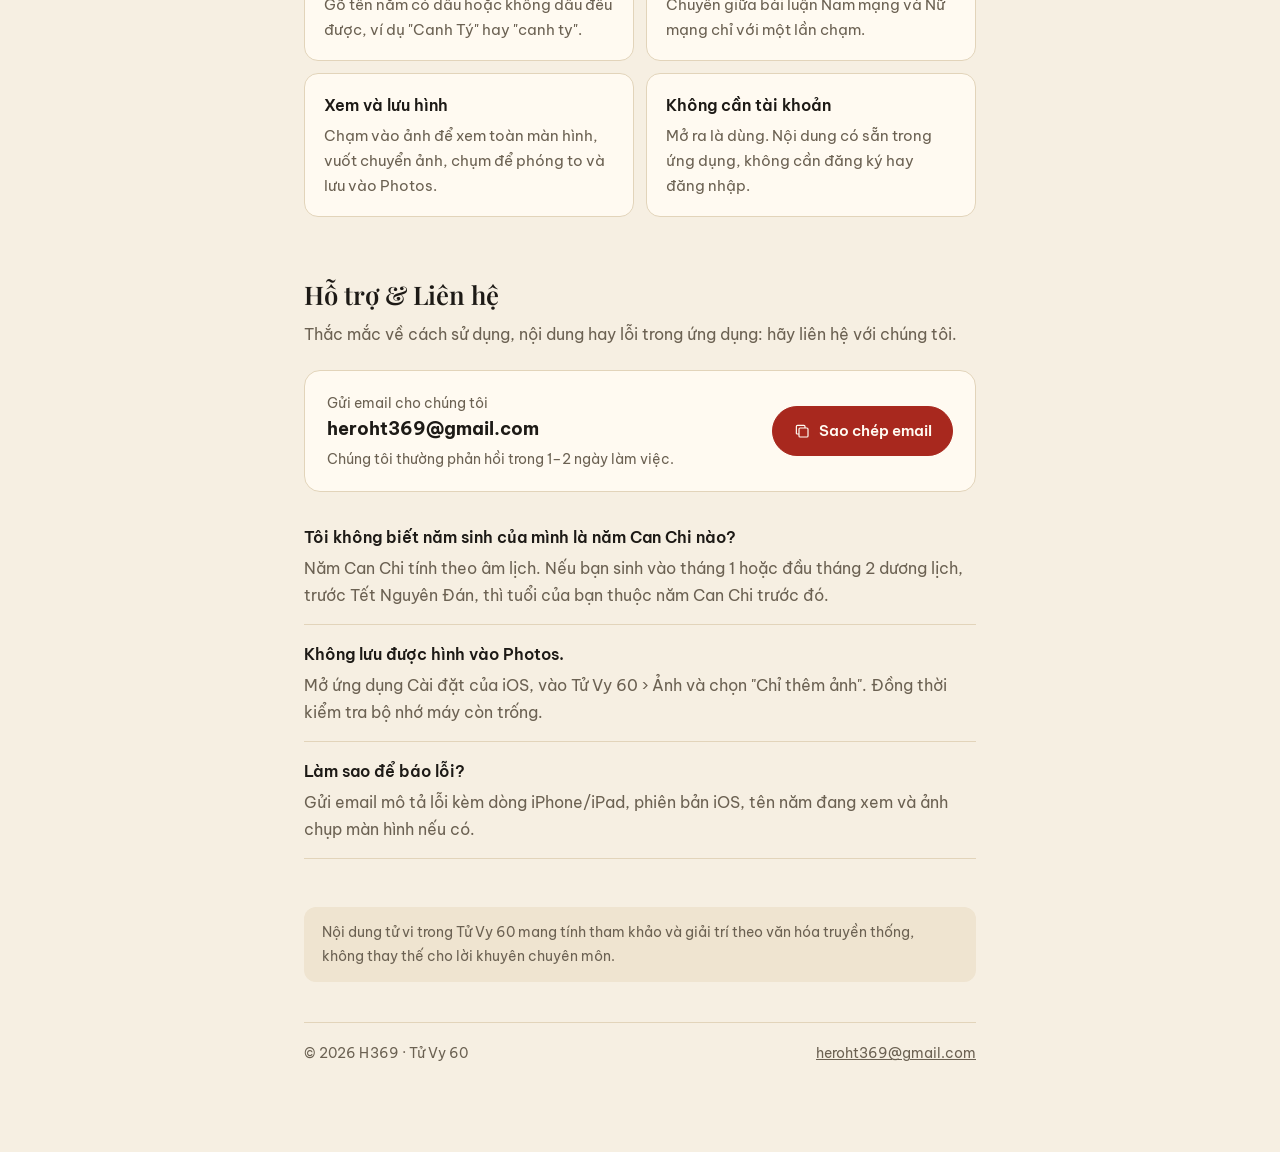
<file: brainanatomy/support.html>
<!doctype html>
<html lang="vi">
<head>
<meta charset="utf-8">
<meta name="viewport" content="width=device-width,initial-scale=1">
<title>BrainAnatomy - Hỗ trợ</title>
<link rel="canonical" href="https://heroht369.github.io/">
<meta http-equiv="refresh" content="0; url=../">
</head>
<body style="font-family:-apple-system,sans-serif;padding:2rem 1rem">
<p>Trang hỗ trợ đã chuyển đến <a href="../">heroht369.github.io</a>.</p>
</body>
</html>
</file>
<file: brainanatomy/style.css>
:root {
  --bg: #f4f7fb;
  --surface: #ffffff;
  --surface-sunken: #e9eff7;
  --text: #16202c;
  --text-muted: #5d6b7b;
  --accent: #1a6fe0;
  --accent-ink: #ffffff;
  --border: #dde5ef;
  --focus: #d85a2c;

  --font-display: "Fraunces", Georgia, "Times New Roman", serif;
  --font-body: "Work Sans", -apple-system, BlinkMacSystemFont, "Segoe UI", sans-serif;
}

@media (prefers-color-scheme: dark) {
  :root:not([data-theme="light"]) {
    --bg: #0d131b;
    --surface: #151d28;
    --surface-sunken: #111821;
    --text: #e8eef6;
    --text-muted: #9aa8b8;
    --accent: #5aa2ff;
    --accent-ink: #08111d;
    --border: #253141;
    --focus: #ff9a6b;
  }
}

:root[data-theme="dark"] {
  --bg: #0d131b;
  --surface: #151d28;
  --surface-sunken: #111821;
  --text: #e8eef6;
  --text-muted: #9aa8b8;
  --accent: #5aa2ff;
  --accent-ink: #08111d;
  --border: #253141;
  --focus: #ff9a6b;
}

* { box-sizing: border-box; }

body {
  margin: 0;
  background: var(--bg);
  color: var(--text);
  font-family: var(--font-body);
  font-size: 16px;
  line-height: 1.6;
  -webkit-font-smoothing: antialiased;
}

a { color: var(--accent); }
a:focus-visible, button:focus-visible {
  outline: 2px solid var(--focus);
  outline-offset: 3px;
}

.page {
  max-width: 680px;
  margin: 0 auto;
  padding: 3rem 1rem 4rem;
}
@media (min-width: 600px) { .page { padding: 4.5rem 1.5rem 5rem; } }

header.masthead {
  display: flex;
  align-items: center;
  justify-content: space-between;
  gap: 1rem;
  margin-bottom: 3rem;
}
.brand { display: flex; align-items: center; gap: 0.65rem; text-decoration: none; color: var(--text); }
.brand img { width: 34px; height: 34px; border-radius: 8px; }
.wordmark { font-weight: 700; font-size: 1.05rem; letter-spacing: 0.01em; }
.wordmark span { color: var(--text-muted); font-weight: 500; }

.eyebrow {
  font-size: 0.72rem;
  font-weight: 600;
  letter-spacing: 0.14em;
  text-transform: uppercase;
  color: var(--accent);
  margin: 0 0 0.9rem;
}

h1 {
  font-family: var(--font-display);
  font-style: italic;
  font-weight: 500;
  font-size: clamp(2rem, 6vw, 2.75rem);
  line-height: 1.12;
  margin: 0 0 1rem;
  text-wrap: balance;
  letter-spacing: -0.01em;
}

.lede {
  font-size: 1.05rem;
  color: var(--text-muted);
  max-width: 50ch;
  margin: 0 0 2rem;
}

.btn {
  display: inline-flex;
  align-items: center;
  gap: 0.5rem;
  background: var(--accent);
  color: var(--accent-ink);
  font: 600 0.95rem var(--font-body);
  text-decoration: none;
  padding: 0.75rem 1.25rem;
  border-radius: 9px;
  white-space: nowrap;
  transition: opacity 0.15s ease;
  border: none;
  cursor: pointer;
}
.btn:hover { opacity: 0.88; }
.btn svg { width: 16px; height: 16px; }
.btn.secondary { background: var(--surface); color: var(--text); border: 1px solid var(--border); }

.actions { display: flex; flex-wrap: wrap; gap: 0.75rem; margin-bottom: 3rem; }

figure.hero {
  margin: 0 0 3rem;
  background: #ffffff;
  border: 1px solid var(--border);
  border-radius: 14px;
  padding: 1.25rem;
}
figure.hero img { display: block; width: 100%; height: auto; }
figure.hero figcaption { margin-top: 0.75rem; font-size: 0.85rem; color: #5d6b7b; text-align: center; }

.stats {
  display: grid;
  grid-template-columns: repeat(3, 1fr);
  gap: 0.75rem;
  margin-bottom: 3rem;
}
.stat {
  background: var(--surface);
  border: 1px solid var(--border);
  border-radius: 12px;
  padding: 1rem;
}
.stat b { display: block; font-family: var(--font-display); font-size: 1.8rem; font-weight: 500; line-height: 1.1; }
.stat span { font-size: 0.85rem; color: var(--text-muted); }

section + section { margin-top: 3rem; }

h2 {
  font-weight: 700;
  font-size: 1rem;
  margin: 0 0 1.4rem;
}

.features { list-style: none; margin: 0; padding: 0; display: grid; gap: 0.75rem; }
@media (min-width: 600px) { .features { grid-template-columns: 1fr 1fr; } }
.features li {
  background: var(--surface);
  border: 1px solid var(--border);
  border-radius: 12px;
  padding: 1.1rem 1.2rem;
}
.features h3 { font-size: 0.98rem; font-weight: 600; margin: 0 0 0.3rem; }
.features p { margin: 0; font-size: 0.92rem; color: var(--text-muted); }

.contact-card {
  background: var(--surface);
  border: 1px solid var(--border);
  border-radius: 14px;
  padding: 1.75rem;
  margin-bottom: 3.5rem;
  display: flex;
  flex-wrap: wrap;
  align-items: center;
  justify-content: space-between;
  gap: 1.25rem;
}
.contact-card .label {
  font-size: 0.72rem;
  font-weight: 600;
  letter-spacing: 0.1em;
  text-transform: uppercase;
  color: var(--text-muted);
  margin: 0 0 0.35rem;
}
.contact-card .email { font-weight: 600; font-size: 1.15rem; word-break: break-all; }
.contact-card .response { font-size: 0.88rem; color: var(--text-muted); margin: 0.4rem 0 0; }

.faq-item { border-top: 1px solid var(--border); padding: 1.35rem 0; }
.faq-item:last-child { border-bottom: 1px solid var(--border); }
.faq-item h3 { font-weight: 600; font-size: 1rem; margin: 0 0 0.5rem; }
.faq-item p { margin: 0; color: var(--text-muted); font-size: 0.95rem; max-width: 60ch; }
.faq-item p + p { margin-top: 0.5rem; }

.checklist {
  background: var(--surface-sunken);
  border-radius: 12px;
  padding: 1.5rem 1.65rem;
  margin-top: 0.75rem;
}
.checklist p { margin: 0 0 0.9rem; font-size: 0.92rem; color: var(--text-muted); }
.checklist ul { margin: 0; padding-left: 1.15rem; font-size: 0.92rem; }
.checklist li { margin-bottom: 0.4rem; }
.checklist li:last-child { margin-bottom: 0; }

.note { font-size: 0.88rem; color: var(--text-muted); }

footer {
  margin-top: 4rem;
  padding-top: 1.75rem;
  border-top: 1px solid var(--border);
  font-size: 0.85rem;
  color: var(--text-muted);
  display: flex;
  justify-content: space-between;
  flex-wrap: wrap;
  gap: 0.5rem;
}
footer a { color: var(--text-muted); }

@media (max-width: 420px) {
  .contact-card { flex-direction: column; align-items: flex-start; }
  .contact-card .btn { width: 100%; justify-content: center; }
  .stats { grid-template-columns: 1fr; }
}
</file>
